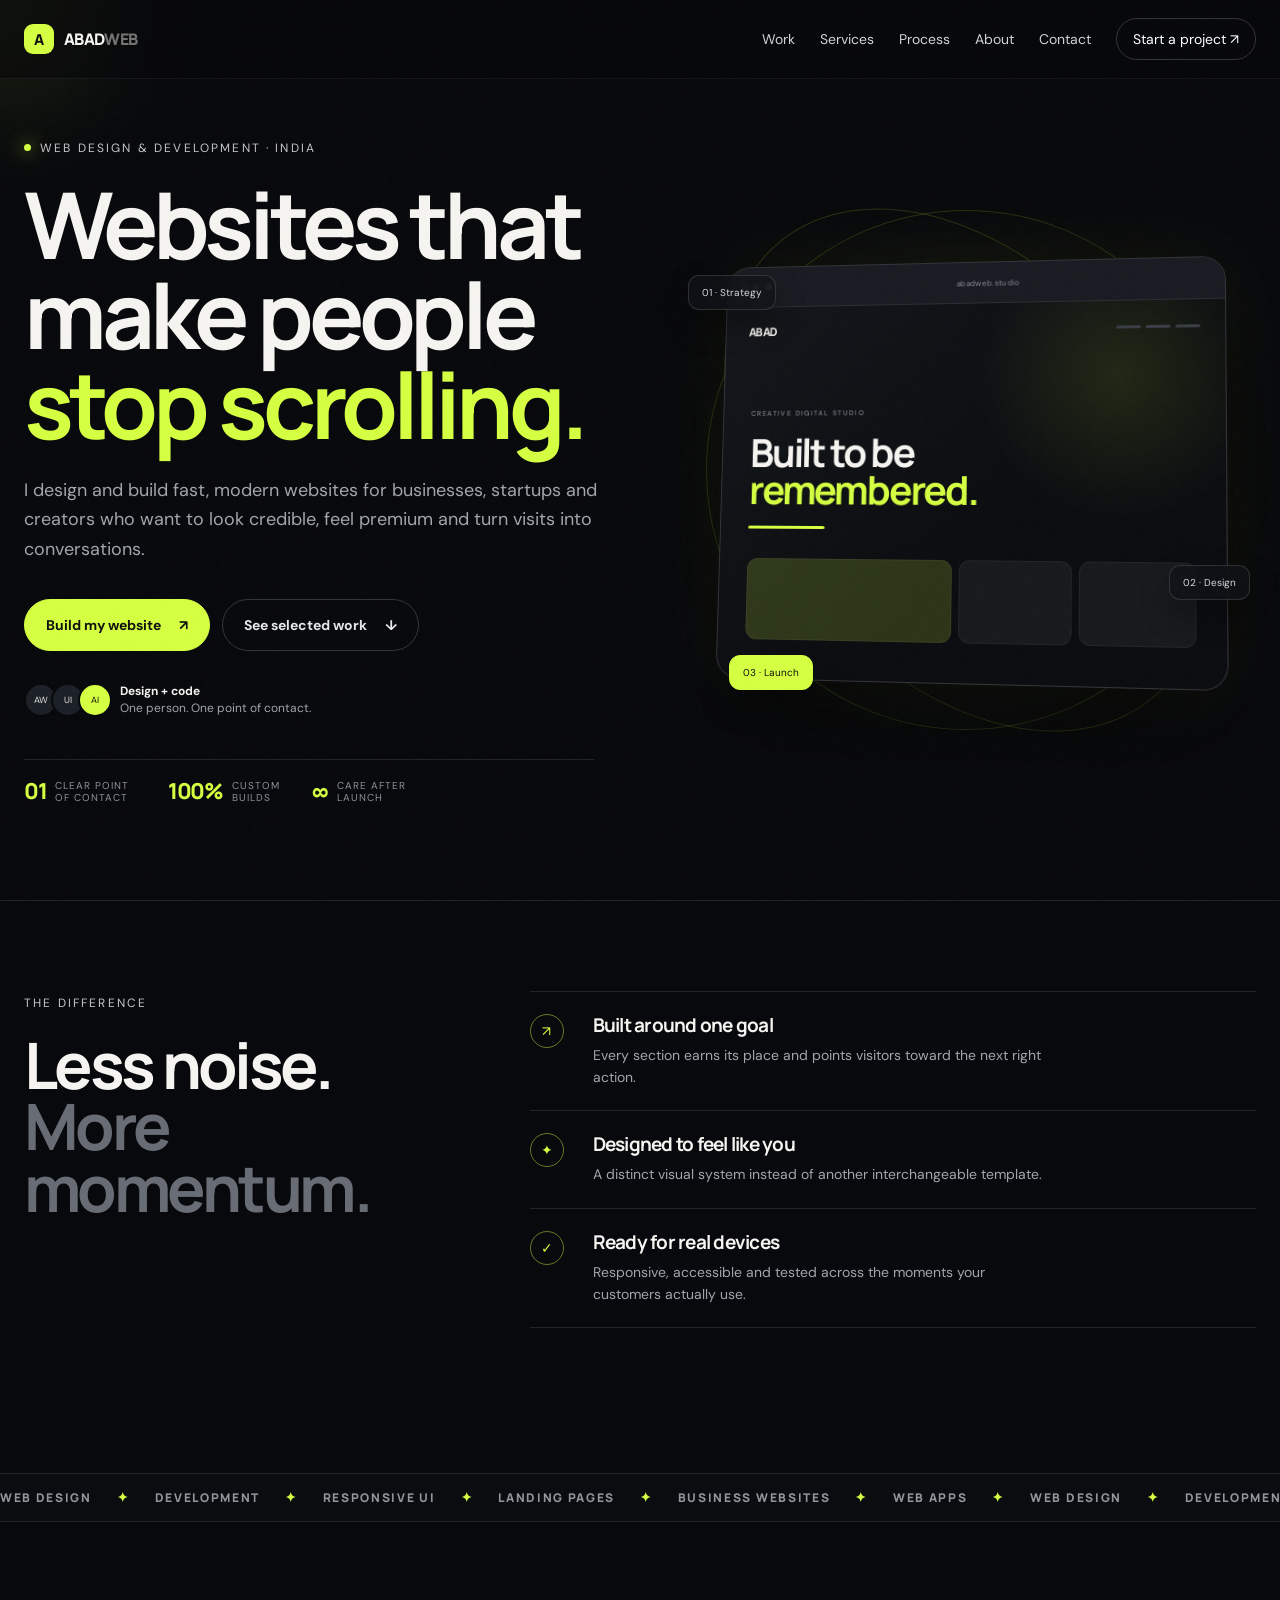
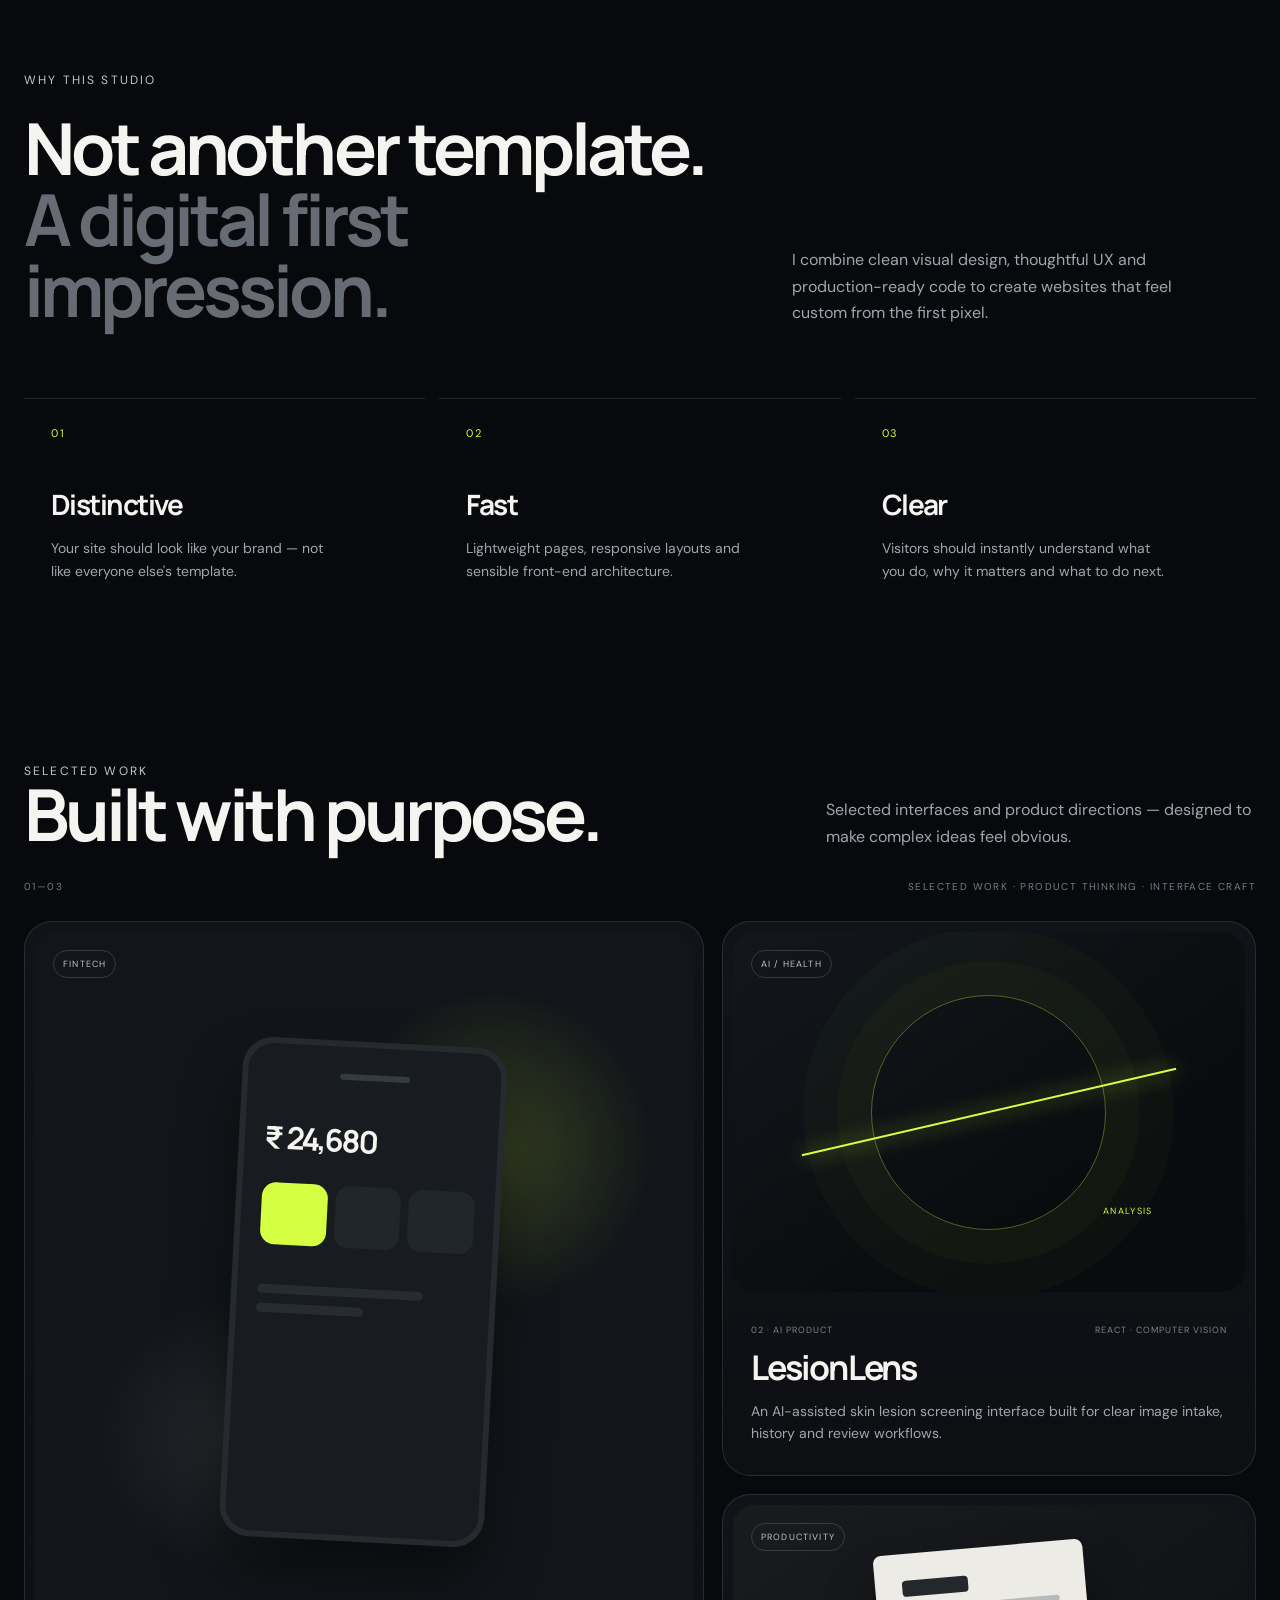
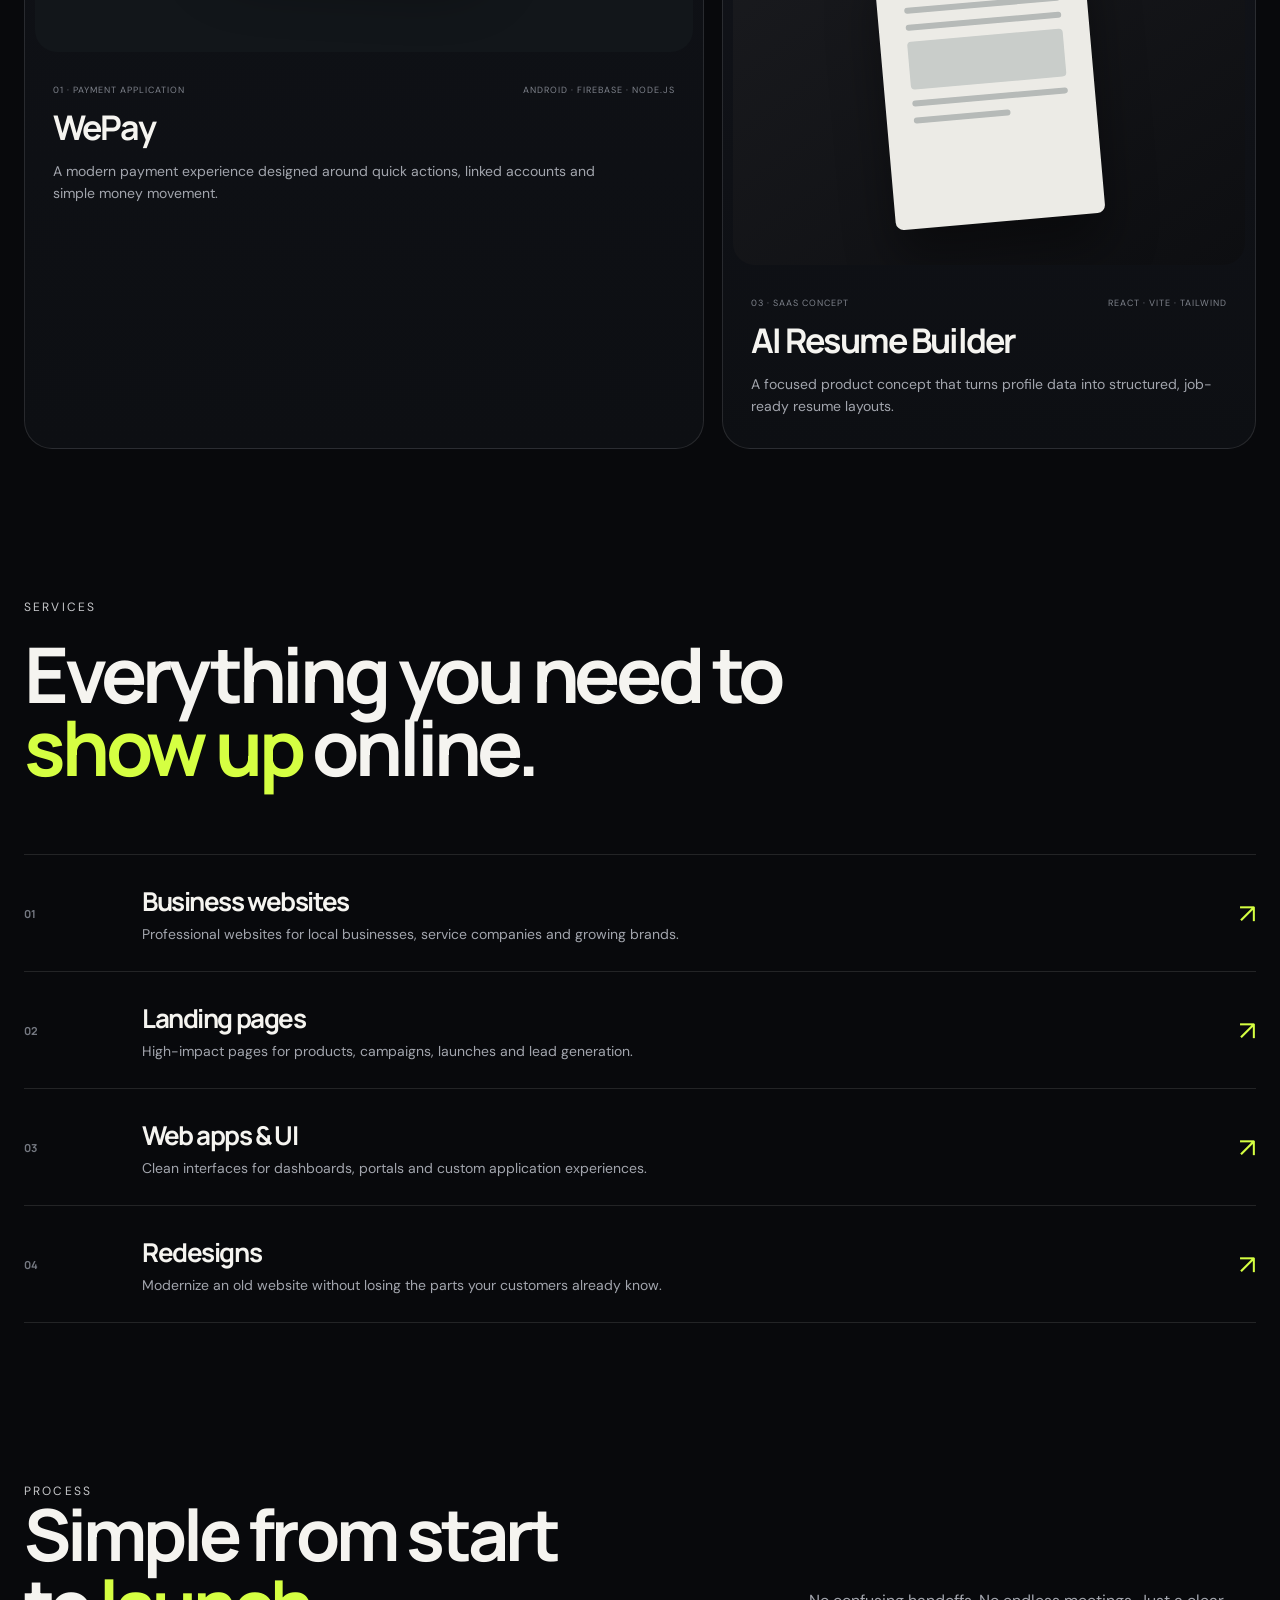
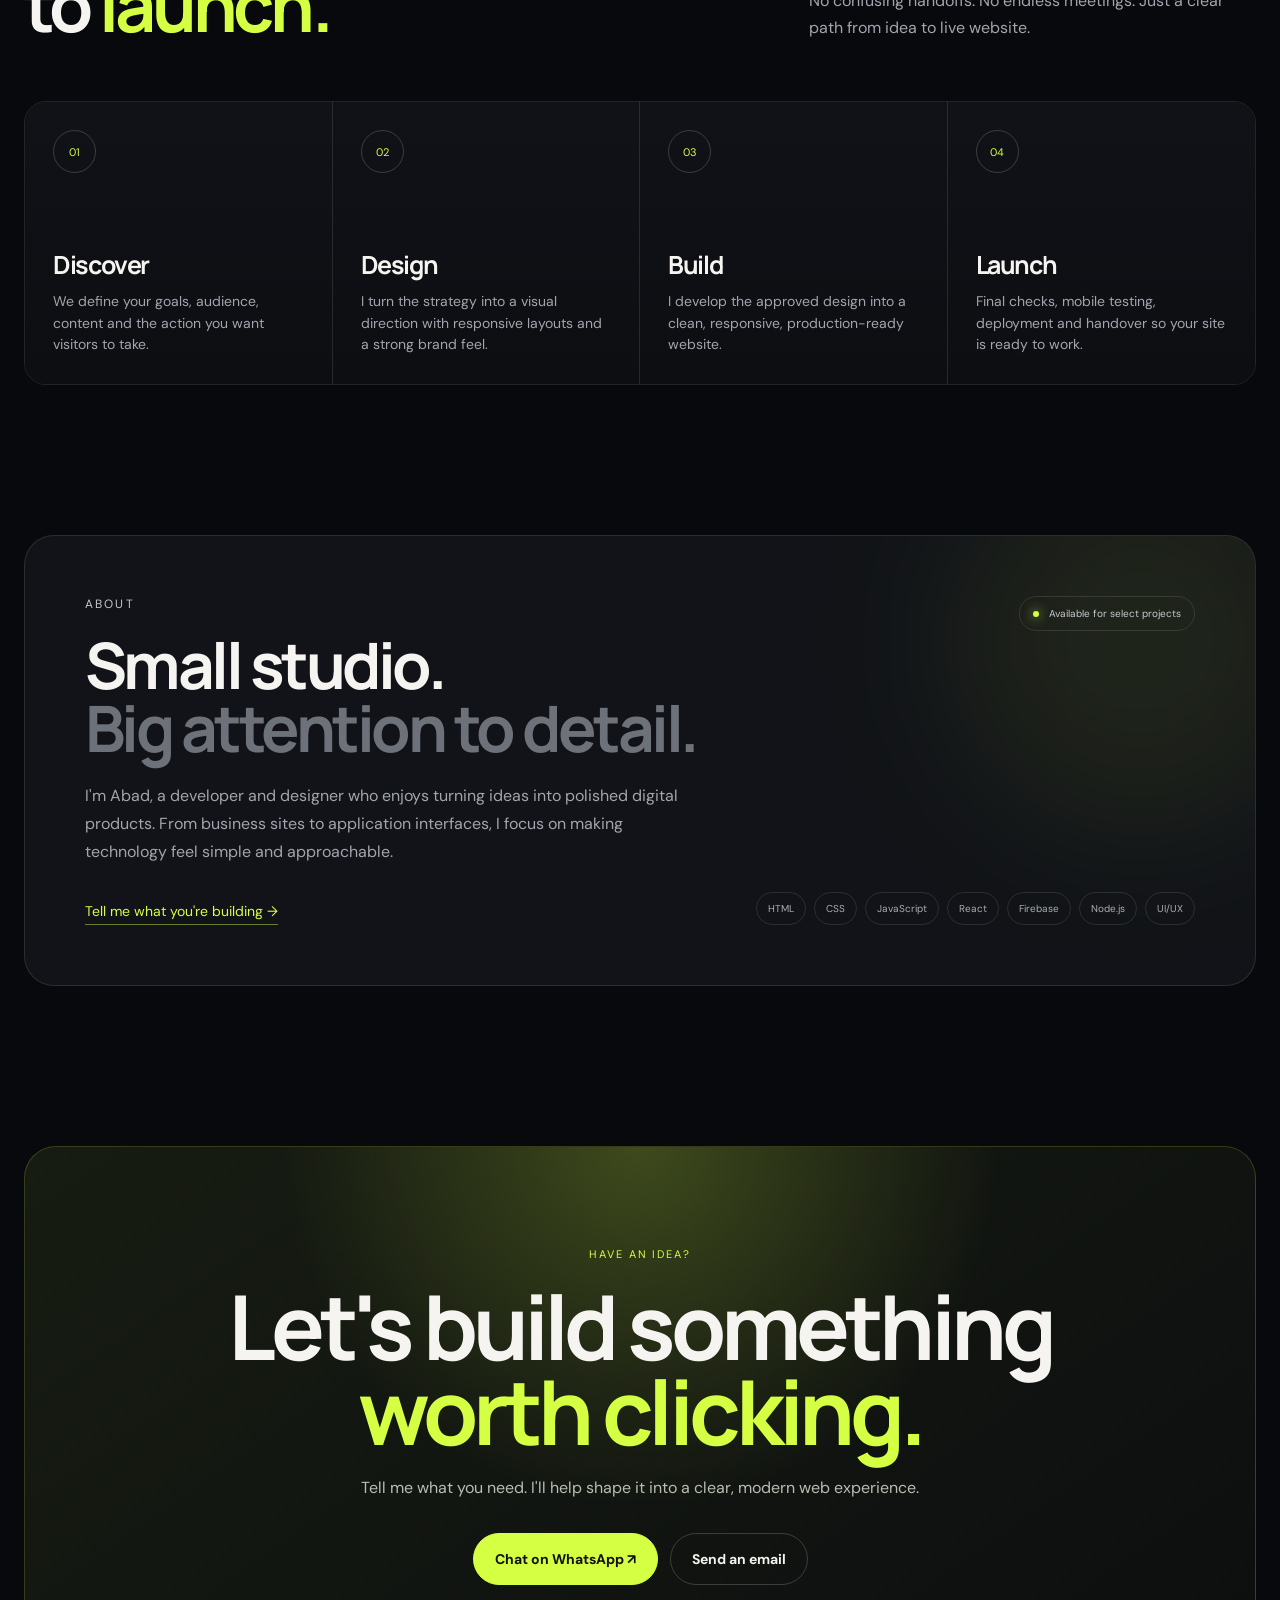
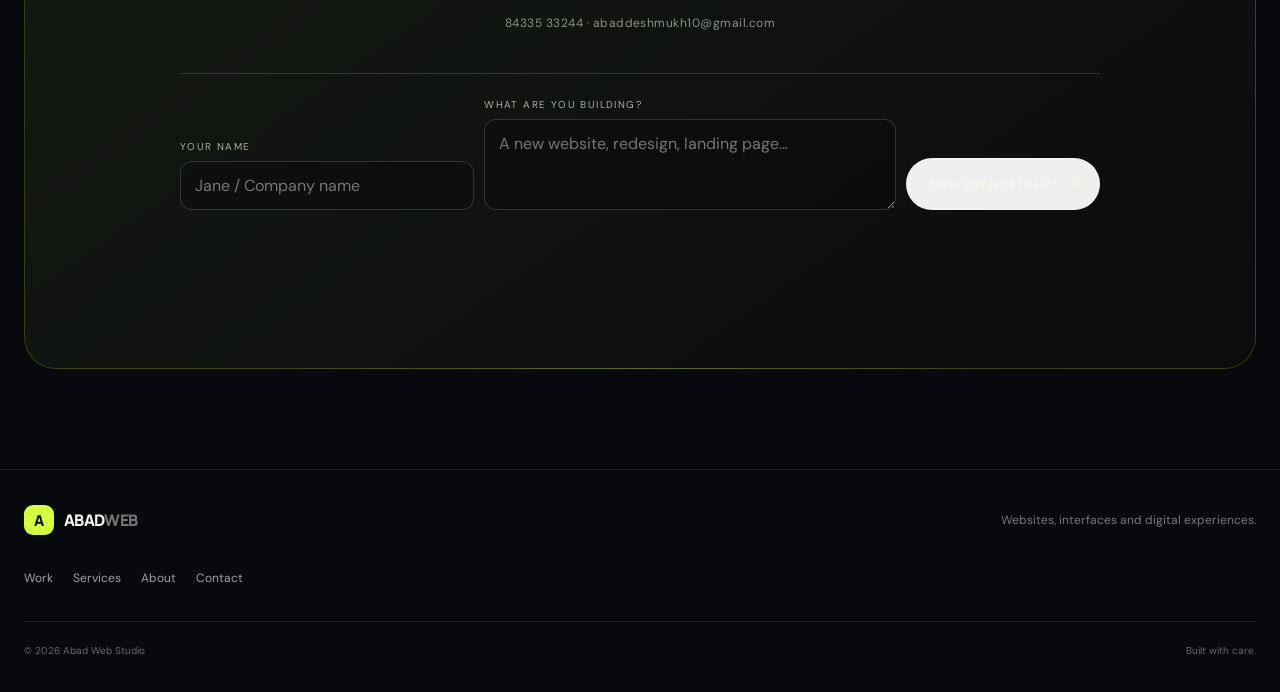
<file: index.html>
<!DOCTYPE html>
<html lang="en">
<head>
  <meta charset="UTF-8">
  <meta name="viewport" content="width=device-width, initial-scale=1.0">
  <meta name="description" content="Abad Web Studio — premium websites and digital experiences for ambitious businesses.">
  <meta name="theme-color" content="#08090c">
  <title>Abad Web Studio — Websites That Mean Business</title>
  <link rel="icon" href="favicon.svg" type="image/svg+xml">
  <link rel="preconnect" href="https://fonts.googleapis.com">
  <link rel="preconnect" href="https://fonts.gstatic.com" crossorigin>
  <link href="https://fonts.googleapis.com/css2?family=DM+Sans:wght@400;500;600;700&family=Manrope:wght@500;600;700;800&display=swap" rel="stylesheet">
  <link rel="stylesheet" href="style.css">
</head>
<body>
  <div class="scroll-progress" id="scrollProgress" aria-hidden="true"></div>
  <div class="cursor-glow" aria-hidden="true"></div>
  <div class="noise" aria-hidden="true"></div>

  <header class="site-header">
    <a class="brand" href="#top" aria-label="Abad Web Studio home">
      <span class="brand-mark">A</span>
      <span>ABAD<span>WEB</span></span>
    </a>

    <nav class="nav" id="nav">
      <a href="#work">Work</a>
      <a href="#services">Services</a>
      <a href="#process">Process</a>
      <a href="#about">About</a>
      <a href="#contact">Contact</a>
      <a class="nav-cta" href="https://wa.me/918433533244?text=Hi%20Abad%20Web%20Studio%2C%20I%20want%20a%20website." target="_blank" rel="noopener">Start a project ↗</a>
    </nav>

      <button class="menu-btn" id="menuBtn" aria-label="Open menu" aria-controls="nav" aria-expanded="false">
      <span></span><span></span>
    </button>
  </header>

  <main id="top">
    <section class="hero section-pad">
      <div class="hero-copy reveal">
        <div class="eyebrow"><span class="dot"></span> Web design & development · India</div>
        <h1>Websites that make people <em>stop scrolling.</em></h1>
        <p class="hero-text">
          I design and build fast, modern websites for businesses, startups and creators who want to look credible, feel premium and turn visits into conversations.
        </p>
        <div class="hero-actions">
          <a class="btn btn-primary" href="#contact">Build my website <span>↗</span></a>
          <a class="btn btn-ghost" href="#work">See selected work <span>↓</span></a>
        </div>
        <div class="mini-proof">
          <div class="avatars">
            <span>AW</span><span>UI</span><span>AI</span>
          </div>
          <p><strong>Design + code</strong><br>One person. One point of contact.</p>
        </div>
        <div class="hero-stats" aria-label="Studio highlights">
          <div><strong>01</strong><span>clear point<br>of contact</span></div>
          <div><strong>100%</strong><span>custom<br>builds</span></div>
          <div><strong>∞</strong><span>care after<br>launch</span></div>
        </div>
      </div>

      <div class="hero-visual reveal reveal-delay">
        <div class="orbit orbit-a"></div>
        <div class="orbit orbit-b"></div>
        <div class="glow"></div>
        <div class="glass-card website-card">
          <div class="browser-top">
            <span></span><span></span><span></span>
            <div class="browser-url">abadweb.studio</div>
          </div>
          <div class="mock-screen">
            <div class="mock-nav">
              <span class="mock-logo">ABAD</span>
              <div class="mock-links"><i></i><i></i><i></i></div>
            </div>
            <div class="mock-content">
              <small>CREATIVE DIGITAL STUDIO</small>
              <h3>Built to be<br><strong>remembered.</strong></h3>
              <div class="mock-line"></div>
              <div class="mock-grid">
                <span></span><span></span><span></span>
              </div>
            </div>
          </div>
        </div>
        <div class="float-tag tag-one">01 · Strategy</div>
        <div class="float-tag tag-two">02 · Design</div>
        <div class="float-tag tag-three">03 · Launch</div>
      </div>
    </section>

    <section class="proof-strip section-pad" aria-label="What you get">
      <div class="proof-intro reveal"><span class="section-kicker">The difference</span><h2>Less noise.<br><span>More momentum.</span></h2></div>
      <div class="proof-items">
        <article class="proof-item reveal"><span class="proof-icon">↗</span><div><strong>Built around one goal</strong><p>Every section earns its place and points visitors toward the next right action.</p></div></article>
        <article class="proof-item reveal reveal-delay"><span class="proof-icon">✦</span><div><strong>Designed to feel like you</strong><p>A distinct visual system instead of another interchangeable template.</p></div></article>
        <article class="proof-item reveal reveal-delay-2"><span class="proof-icon">✓</span><div><strong>Ready for real devices</strong><p>Responsive, accessible and tested across the moments your customers actually use.</p></div></article>
      </div>
    </section>

    <section class="ticker" aria-label="Capabilities">
      <div class="ticker-track">
        <span>WEB DESIGN</span><b>✦</b>
        <span>DEVELOPMENT</span><b>✦</b>
        <span>RESPONSIVE UI</span><b>✦</b>
        <span>LANDING PAGES</span><b>✦</b>
        <span>BUSINESS WEBSITES</span><b>✦</b>
        <span>WEB APPS</span><b>✦</b>
        <span>WEB DESIGN</span><b>✦</b>
        <span>DEVELOPMENT</span><b>✦</b>
        <span>RESPONSIVE UI</span><b>✦</b>
        <span>LANDING PAGES</span><b>✦</b>
      </div>
    </section>

    <section class="section-pad intro-section">
      <div class="section-kicker reveal">Why this studio</div>
      <div class="split-head reveal">
        <h2>Not another template.<br><span>A digital first impression.</span></h2>
        <p>I combine clean visual design, thoughtful UX and production-ready code to create websites that feel custom from the first pixel.</p>
      </div>
      <div class="principles">
        <article class="principle reveal">
          <div class="num">01</div>
          <h3>Distinctive</h3>
          <p>Your site should look like your brand — not like everyone else's template.</p>
        </article>
        <article class="principle reveal reveal-delay">
          <div class="num">02</div>
          <h3>Fast</h3>
          <p>Lightweight pages, responsive layouts and sensible front-end architecture.</p>
        </article>
        <article class="principle reveal reveal-delay-2">
          <div class="num">03</div>
          <h3>Clear</h3>
          <p>Visitors should instantly understand what you do, why it matters and what to do next.</p>
        </article>
      </div>
    </section>

    <section class="section-pad work-section" id="work">
      <div class="section-top reveal">
        <div>
          <div class="section-kicker">Selected work</div>
          <h2>Built with purpose.</h2>
        </div>
        <p>Selected interfaces and product directions — designed to make complex ideas feel obvious.</p>
      </div>
      <div class="work-note reveal"><span>01—03</span><span>Selected work · product thinking · interface craft</span></div>

      <div class="work-grid">
        <article class="project project-large reveal">
          <div class="project-art pay-art">
            <div class="art-chip">FINTECH</div>
            <div class="phone-ui">
              <div class="phone-top"></div>
              <div class="balance">₹ 24,680</div>
              <div class="pay-row"><span></span><span></span><span></span></div>
              <div class="pay-line"></div>
              <div class="pay-line short"></div>
            </div>
          </div>
          <div class="project-meta">
            <span>01 · Payment application</span>
            <span>Android · Firebase · Node.js</span>
          </div>
          <h3>WePay</h3>
          <p>A modern payment experience designed around quick actions, linked accounts and simple money movement.</p>
        </article>

        <article class="project reveal">
          <div class="project-art lens-art">
            <div class="art-chip">AI / HEALTH</div>
            <div class="lens-ring"></div>
            <div class="scan-line"></div>
            <span class="scan-label">ANALYSIS</span>
          </div>
          <div class="project-meta">
            <span>02 · AI product</span>
            <span>React · Computer vision</span>
          </div>
          <h3>LesionLens</h3>
          <p>An AI-assisted skin lesion screening interface built for clear image intake, history and review workflows.</p>
        </article>

        <article class="project reveal reveal-delay">
          <div class="project-art resume-art">
            <div class="art-chip">PRODUCTIVITY</div>
            <div class="resume-sheet">
              <span class="r-head"></span>
              <span class="r-line"></span>
              <span class="r-line"></span>
              <span class="r-block"></span>
              <span class="r-line"></span>
              <span class="r-line short"></span>
            </div>
          </div>
          <div class="project-meta">
            <span>03 · SaaS concept</span>
            <span>React · Vite · Tailwind</span>
          </div>
          <h3>AI Resume Builder</h3>
          <p>A focused product concept that turns profile data into structured, job-ready resume layouts.</p>
        </article>
      </div>
    </section>

    <section class="section-pad services-section" id="services">
      <div class="section-kicker reveal">Services</div>
      <div class="service-intro reveal">
        <h2>Everything you need to <em>show up</em> online.</h2>
      </div>

      <div class="service-list">
        <article class="service reveal">
          <span class="service-num">01</span>
          <div>
            <h3>Business websites</h3>
            <p>Professional websites for local businesses, service companies and growing brands.</p>
          </div>
          <span class="service-arrow">↗</span>
        </article>
        <article class="service reveal">
          <span class="service-num">02</span>
          <div>
            <h3>Landing pages</h3>
            <p>High-impact pages for products, campaigns, launches and lead generation.</p>
          </div>
          <span class="service-arrow">↗</span>
        </article>
        <article class="service reveal">
          <span class="service-num">03</span>
          <div>
            <h3>Web apps & UI</h3>
            <p>Clean interfaces for dashboards, portals and custom application experiences.</p>
          </div>
          <span class="service-arrow">↗</span>
        </article>
        <article class="service reveal">
          <span class="service-num">04</span>
          <div>
            <h3>Redesigns</h3>
            <p>Modernize an old website without losing the parts your customers already know.</p>
          </div>
          <span class="service-arrow">↗</span>
        </article>
      </div>
    </section>

    <section class="section-pad process-section" id="process">
      <div class="process-head reveal">
        <div>
          <div class="section-kicker">Process</div>
          <h2>Simple from start<br>to <span>launch.</span></h2>
        </div>
        <p>No confusing handoffs. No endless meetings. Just a clear path from idea to live website.</p>
      </div>

      <div class="process-grid">
        <article class="process-card reveal">
          <div class="process-icon">01</div>
          <h3>Discover</h3>
          <p>We define your goals, audience, content and the action you want visitors to take.</p>
        </article>
        <article class="process-card reveal reveal-delay">
          <div class="process-icon">02</div>
          <h3>Design</h3>
          <p>I turn the strategy into a visual direction with responsive layouts and a strong brand feel.</p>
        </article>
        <article class="process-card reveal reveal-delay-2">
          <div class="process-icon">03</div>
          <h3>Build</h3>
          <p>I develop the approved design into a clean, responsive, production-ready website.</p>
        </article>
        <article class="process-card reveal reveal-delay-3">
          <div class="process-icon">04</div>
          <h3>Launch</h3>
          <p>Final checks, mobile testing, deployment and handover so your site is ready to work.</p>
        </article>
      </div>
    </section>

    <section class="section-pad about-section" id="about">
      <div class="about-card reveal">
        <div class="about-copy">
          <div class="section-kicker">About</div>
          <h2>Small studio.<br><span>Big attention to detail.</span></h2>
          <p>
            I'm Abad, a developer and designer who enjoys turning ideas into polished digital products. From business sites to application interfaces, I focus on making technology feel simple and approachable.
          </p>
          <a class="text-link" href="#contact">Tell me what you're building →</a>
        </div>
        <div class="about-side">
          <div class="availability"><span></span> Available for select projects</div>
          <div class="stack">
            <span>HTML</span><span>CSS</span><span>JavaScript</span><span>React</span><span>Firebase</span><span>Node.js</span><span>UI/UX</span>
          </div>
        </div>
      </div>
    </section>

    <section class="cta-wrap section-pad" id="contact">
      <div class="cta reveal">
        <div class="cta-kicker">Have an idea?</div>
        <h2>Let's build something<br><em>worth clicking.</em></h2>
        <p>Tell me what you need. I'll help shape it into a clear, modern web experience.</p>
        <div class="cta-actions">
          <a class="btn btn-light" href="https://wa.me/918433533244?text=Hi%20Abad%20Web%20Studio%2C%20I%20want%20to%20discuss%20a%20website." target="_blank" rel="noopener">Chat on WhatsApp ↗</a>
          <a class="btn btn-outline-light" href="mailto:abaddeshmukh10@gmail.com">Send an email</a>
        </div>
        <div class="contact-detail">84335 33244 · abaddeshmukh10@gmail.com</div>
        <form class="project-form" id="projectForm">
          <label>
            <span>Your name</span>
            <input required name="name" autocomplete="name" placeholder="Jane / Company name">
          </label>
          <label>
            <span>What are you building?</span>
            <textarea required name="message" rows="3" placeholder="A new website, redesign, landing page…"></textarea>
          </label>
          <button class="btn btn-outline-light" type="submit">Send project brief <span>↗</span></button>
          <p class="form-note" id="formNote" role="status"></p>
        </form>
      </div>
    </section>
  </main>

  <a class="mobile-sticky-cta" href="#contact">Start a project <span>↗</span></a>

  <footer class="footer section-pad">
    <div class="footer-brand">
      <a class="brand" href="#top">
        <span class="brand-mark">A</span>
        <span>ABAD<span>WEB</span></span>
      </a>
      <p>Websites, interfaces and digital experiences.</p>
    </div>
    <div class="footer-links">
      <a href="#work">Work</a>
      <a href="#services">Services</a>
      <a href="#about">About</a>
      <a href="#contact">Contact</a>
    </div>
    <div class="footer-bottom">
      <span>© <span id="year"></span> Abad Web Studio</span>
      <span>Built with care.</span>
    </div>
  </footer>

  <script src="script.js"></script>
</body>
</html>
</file>
<file: style.css>
:root {
  --bg: #08090c;
  --bg-soft: #0d0f13;
  --panel: #111318;
  --panel-2: #151820;
  --text: #f5f4f0;
  --muted: #a2a5ad;
  --line: rgba(255,255,255,.11);
  --line-strong: rgba(255,255,255,.18);
  --lime: #d5ff42;
  --lime-soft: rgba(213,255,66,.12);
  --max: 1240px;
  --radius: 28px;
}

* { box-sizing: border-box; }
html { scroll-behavior: smooth; }
body {
  margin: 0;
  background: var(--bg);
  color: var(--text);
  font-family: "DM Sans", sans-serif;
  overflow-x: hidden;
}
a { color: inherit; text-decoration: none; }
button { font: inherit; }

.noise {
  position: fixed; inset: 0; z-index: 20; pointer-events: none; opacity: .045;
  background-image: url("data:image/svg+xml,%3Csvg viewBox='0 0 180 180' xmlns='http://www.w3.org/2000/svg'%3E%3Cfilter id='n'%3E%3CfeTurbulence type='fractalNoise' baseFrequency='.92' numOctaves='3' stitchTiles='stitch'/%3E%3C/filter%3E%3Crect width='100%25' height='100%25' filter='url(%23n)' opacity='.35'/%3E%3C/svg%3E");
}
.scroll-progress { position: fixed; z-index: 100; top: 0; left: 0; width: 0; height: 3px; background: var(--lime); box-shadow: 0 0 18px rgba(213,255,66,.7); pointer-events: none; }
.cursor-glow {
  width: 220px; height: 220px; position: fixed; border-radius: 50%;
  background: rgba(213,255,66,.09); filter: blur(55px); pointer-events: none; z-index: 0;
  transform: translate(-50%, -50%);
}
.section-pad { padding-left: max(24px, calc((100vw - var(--max)) / 2)); padding-right: max(24px, calc((100vw - var(--max)) / 2)); }
.site-header {
  position: fixed; z-index: 50; top: 0; left: 0; right: 0;
  display: flex; justify-content: space-between; align-items: center;
  padding: 18px max(24px, calc((100vw - 1240px)/2));
  background: rgba(8,9,12,.55); backdrop-filter: blur(20px);
  border-bottom: 1px solid rgba(255,255,255,.06);
}
.brand { display: inline-flex; align-items: center; gap: 10px; font: 800 16px/1 "Manrope", sans-serif; letter-spacing: -.04em; }
.brand > span:last-child > span { opacity: .45; }
.brand-mark {
  width: 30px; height: 30px; display: grid; place-items: center; border-radius: 9px;
  background: var(--lime); color: #111; font: 800 15px/1 "Manrope", sans-serif;
}
.nav { display: flex; align-items: center; gap: 25px; font-size: 14px; color: #d1d3d7; }
.nav a { transition: color .25s ease; }
.nav a:hover { color: var(--lime); }
.nav-cta { padding: 11px 16px; border: 1px solid var(--line-strong); border-radius: 999px; color: #fff !important; }
.nav-cta:hover { background: var(--lime); color: #111 !important; border-color: var(--lime); }
.menu-btn { display: none; background: none; border: 0; color: white; }

.hero {
  min-height: 100vh; display: grid; grid-template-columns: 1.02fr .98fr;
  align-items: center; gap: 50px; padding-top: 120px; padding-bottom: 80px; position: relative;
}
.eyebrow, .section-kicker {
  font-size: 12px; text-transform: uppercase; letter-spacing: .18em; color: #c6c7ca;
}
.eyebrow { display: inline-flex; align-items: center; gap: 9px; margin-bottom: 23px; }
.dot { width: 7px; height: 7px; border-radius: 50%; background: var(--lime); box-shadow: 0 0 18px var(--lime); }
.hero h1, h2, h3 { font-family: "Manrope", sans-serif; letter-spacing: -.055em; }
.hero h1 { font-size: clamp(52px, 7.2vw, 96px); line-height: .98; max-width: 760px; margin: 0 0 26px; }
.hero h1 em { font-style: normal; color: var(--lime); }
.hero-text { max-width: 610px; font-size: 18px; line-height: 1.65; color: var(--muted); margin: 0 0 34px; }
.hero-actions, .cta-actions { display: flex; flex-wrap: wrap; gap: 12px; }
.btn {
  display: inline-flex; align-items: center; justify-content: center; gap: 18px;
  min-height: 52px; padding: 0 21px; border-radius: 999px; border: 1px solid var(--line-strong);
  font-weight: 700; font-size: 14px; transition: transform .25s ease, background .25s ease, color .25s ease, border-color .25s ease;
}
.btn:hover { transform: translateY(-2px); }
.btn-primary { background: var(--lime); color: #10120d; border-color: var(--lime); }
.btn-ghost { color: #e6e7e9; }
.btn-ghost:hover { border-color: #6e727a; }
.mini-proof { margin-top: 32px; display: flex; align-items: center; gap: 15px; }
.avatars { display: flex; }
.avatars span {
  width: 34px; height: 34px; display: grid; place-items: center; border-radius: 50%;
  border: 2px solid var(--bg); margin-right: -7px; background: #1c2027; font-size: 9px; color: #ddd;
}
.avatars span:last-child { background: var(--lime); color: #15180e; }
.mini-proof p { margin: 0; font-size: 12px; line-height: 1.4; color: var(--muted); }
.mini-proof strong { color: #f2f2ef; }
.hero-stats { display: flex; flex-wrap: wrap; gap: 24px; margin-top: 42px; padding-top: 20px; border-top: 1px solid var(--line); max-width: 570px; }
.hero-stats div { display: flex; align-items: flex-start; gap: 9px; min-width: 120px; }
.hero-stats strong { font: 800 22px/1 "Manrope", sans-serif; color: var(--lime); letter-spacing: -.06em; }
.hero-stats span { color: #8e929b; font-size: 10px; line-height: 1.25; text-transform: uppercase; letter-spacing: .1em; }

.hero-visual { position: relative; min-height: 600px; display: grid; place-items: center; }
.glow { position: absolute; width: 280px; height: 280px; background: rgba(213,255,66,.13); filter: blur(90px); border-radius: 50%; }
.orbit { position: absolute; border: 1px solid rgba(213,255,66,.16); border-radius: 50%; }
.orbit-a { width: 520px; height: 520px; transform: rotate(22deg); }
.orbit-b { width: 400px; height: 590px; transform: rotate(-39deg); }
.website-card {
  width: min(88%, 525px); border-radius: 24px; overflow: hidden; position: relative; z-index: 2;
  border: 1px solid rgba(255,255,255,.15); background: #101217;
  box-shadow: 0 40px 100px rgba(0,0,0,.45), 0 0 80px rgba(213,255,66,.06);
  transform: perspective(1200px) rotateY(-8deg) rotateX(5deg);
}
.browser-top { height: 42px; display: flex; align-items: center; gap: 6px; padding: 0 14px; background: #191c22; border-bottom: 1px solid rgba(255,255,255,.08); }
.browser-top > span { width: 7px; height: 7px; border-radius: 50%; background: #6f737a; }
.browser-url { margin: 0 auto; font-size: 8px; color: #858992; letter-spacing: .04em; }
.mock-screen { min-height: 380px; padding: 20px 24px 24px; background: radial-gradient(circle at 80% 20%, rgba(213,255,66,.11), transparent 28%), linear-gradient(135deg,#14171b,#0b0d10 58%); }
.mock-nav { display: flex; justify-content: space-between; align-items: center; }
.mock-logo { font: 800 12px/1 "Manrope"; letter-spacing: -.05em; }
.mock-links { display: flex; gap: 5px; }
.mock-links i { display: block; width: 24px; height: 3px; border-radius: 4px; background: #393e46; }
.mock-content { padding: 65px 5px 0; }
.mock-content small { font-size: 7px; letter-spacing: .2em; color: #999da6; }
.mock-content h3 { margin: 14px 0 18px; font-size: 40px; line-height: .95; }
.mock-content h3 strong { color: var(--lime); }
.mock-line { width: 80px; height: 3px; background: var(--lime); border-radius: 4px; margin-bottom: 30px; }
.mock-grid { display: grid; grid-template-columns: 1.5fr .8fr .8fr; gap: 7px; }
.mock-grid span { height: 82px; border-radius: 11px; background: rgba(255,255,255,.055); border: 1px solid rgba(255,255,255,.05); }
.mock-grid span:first-child { background: rgba(213,255,66,.17); }
.float-tag { position: absolute; z-index: 3; padding: 10px 13px; border: 1px solid rgba(255,255,255,.13); background: rgba(16,18,23,.75); backdrop-filter: blur(12px); border-radius: 11px; font-size: 10px; color: #d8d9dd; box-shadow: 0 15px 30px rgba(0,0,0,.3); animation: bob 4.8s ease-in-out infinite; }
.tag-one { top: 105px; left: 2%; }
.tag-two { right: 1%; bottom: 170px; animation-delay: -1.6s; }
.tag-three { left: 9%; bottom: 80px; animation-delay: -3s; background: var(--lime); border-color: var(--lime); color: #111; }
@keyframes bob { 50% { transform: translateY(-10px); } }

.ticker { overflow: hidden; border-top: 1px solid var(--line); border-bottom: 1px solid var(--line); padding: 17px 0; background: #0b0c0f; }
.ticker-track { display: flex; width: max-content; gap: 25px; align-items: center; animation: ticker 24s linear infinite; white-space: nowrap; font: 800 12px/1 "Manrope"; letter-spacing: .14em; color: #91959d; }
.ticker-track b { color: var(--lime); font-size: 13px; }
@keyframes ticker { to { transform: translateX(-40%); } }

.intro-section { padding-top: 150px; padding-bottom: 140px; }
.split-head { display: grid; grid-template-columns: 1.1fr .7fr; align-items: end; gap: 40px; margin-top: 25px; }
.split-head h2, .section-top h2, .process-head h2 { font-size: clamp(42px, 5.6vw, 72px); line-height: .99; margin: 0; }
.split-head h2 span { color: #676b74; }
.split-head p, .section-top > p, .process-head > p { max-width: 430px; color: var(--muted); line-height: 1.65; margin: 0; font-size: 16px; }
.principles { margin-top: 72px; display: grid; grid-template-columns: repeat(3,1fr); gap: 14px; }
.principle { padding: 27px; border-top: 1px solid var(--line); }
.num { color: var(--lime); font-size: 11px; letter-spacing: .15em; margin-bottom: 45px; }
.principle h3 { font-size: 28px; margin: 0 0 10px; }
.principle p { color: var(--muted); line-height: 1.6; font-size: 14px; max-width: 290px; }
.proof-strip { padding-top: 90px; padding-bottom: 145px; display: grid; grid-template-columns: .75fr 1.25fr; gap: 70px; border-top: 1px solid var(--line); }
.proof-intro h2 { margin: 22px 0 0; font-size: clamp(45px, 5vw, 70px); line-height: .96; }
.proof-intro h2 span { color: #686d75; }
.proof-items { display: grid; gap: 0; }
.proof-item { display: grid; grid-template-columns: 45px 1fr; gap: 18px; padding: 22px 0; border-top: 1px solid var(--line); }
.proof-item:last-child { border-bottom: 1px solid var(--line); }
.proof-icon { width: 34px; height: 34px; display: grid; place-items: center; border: 1px solid rgba(213,255,66,.45); color: var(--lime); border-radius: 50%; font-size: 14px; }
.proof-item strong { font: 700 19px/1.2 "Manrope", sans-serif; letter-spacing: -.04em; }
.proof-item p { margin: 8px 0 0; color: var(--muted); line-height: 1.55; font-size: 14px; max-width: 460px; }

.work-section { padding-bottom: 150px; }
.section-top { display: flex; justify-content: space-between; align-items: end; gap: 30px; margin-bottom: 55px; }
.work-note { display: flex; justify-content: space-between; gap: 20px; color: #777c85; font-size: 10px; text-transform: uppercase; letter-spacing: .14em; margin: -25px 0 28px; }
.work-grid { display: grid; grid-template-columns: 1.12fr .88fr; gap: 18px; }
.project { min-height: 500px; padding: 0 0 30px; border: 1px solid var(--line); border-radius: var(--radius); overflow: hidden; background: linear-gradient(180deg,#111319,#0d0f13); transition: transform .3s ease, border-color .3s ease; }
.project:hover { transform: translateY(-7px); border-color: rgba(213,255,66,.25); }
.project-large { grid-row: span 2; min-height: 1030px; }
.project-art { margin: 10px; border-radius: 22px; min-height: 360px; position: relative; overflow: hidden; display: flex; align-items: center; justify-content: center; }
.project-large .project-art { min-height: 720px; }
.pay-art { background: radial-gradient(circle at 70% 30%, rgba(213,255,66,.18), transparent 23%), radial-gradient(circle at 30% 70%, rgba(255,255,255,.08), transparent 20%), #12161a; }
.lens-art { background: linear-gradient(145deg,#13171c,#090c0e 70%); }
.resume-art { background: linear-gradient(145deg,#1a1b1f,#0d0e11); }
.art-chip { position: absolute; top: 18px; left: 18px; padding: 7px 9px; border: 1px solid rgba(255,255,255,.15); border-radius: 999px; color: #bfc3c9; font-size: 9px; letter-spacing: .13em; }
.phone-ui { width: 265px; min-height: 500px; border-radius: 31px; padding: 27px 20px; background: #181c20; border: 6px solid #252a2f; box-shadow: 0 35px 60px rgba(0,0,0,.45); transform: rotate(3deg); }
.phone-top { width: 70px; height: 6px; border-radius: 9px; background: #343a42; margin: 0 auto 45px; }
.balance { font: 700 31px/1 "Manrope"; letter-spacing: -.06em; margin-bottom: 30px; }
.pay-row { display: grid; grid-template-columns: repeat(3, 1fr); gap: 8px; }
.pay-row span { display: block; height: 62px; border-radius: 14px; background: #20262a; }
.pay-row span:first-child { background: var(--lime); }
.pay-line { height: 9px; width: 78%; background: #262c31; border-radius: 9px; margin-top: 40px; }
.pay-line.short { width: 50%; margin-top: 10px; }
.lens-ring { width: 235px; height: 235px; border-radius: 50%; border: 1px solid rgba(213,255,66,.35); box-shadow: 0 0 0 34px rgba(213,255,66,.025), 0 0 0 68px rgba(213,255,66,.02); }
.scan-line { position: absolute; width: 75%; height: 2px; background: var(--lime); box-shadow: 0 0 20px var(--lime); transform: rotate(-13deg); animation: scan 3s ease-in-out infinite; }
.scan-label { position: absolute; bottom: 21%; right: 18%; font-size: 9px; letter-spacing: .15em; color: var(--lime); }
@keyframes scan { 0%,100% { transform: translateY(-65px) rotate(-13deg); opacity: .35; } 50% { transform: translateY(65px) rotate(-13deg); opacity: 1; } }
.resume-sheet { width: 210px; height: 275px; background: #ecebe6; padding: 27px; border-radius: 8px; display: flex; flex-direction: column; gap: 11px; transform: rotate(-5deg); box-shadow: 0 32px 50px rgba(0,0,0,.4); }
.resume-sheet span { display: block; background: #b6bab8; height: 6px; border-radius: 4px; }
.resume-sheet .r-head { height: 16px; width: 42%; background: #24282c; }
.resume-sheet .r-block { height: 48px; background: #c9cdca; }
.resume-sheet .short { width: 62%; }
.project-meta { display: flex; justify-content: space-between; gap: 20px; padding: 22px 28px 8px; color: #7f838c; text-transform: uppercase; letter-spacing: .11em; font-size: 9px; }
.project h3 { margin: 0 28px 10px; font-size: 34px; }
.project p { margin: 0 28px; color: var(--muted); max-width: 560px; line-height: 1.6; font-size: 14px; }

.services-section { padding-bottom: 160px; }
.service-intro { margin-top: 22px; margin-bottom: 70px; }
.service-intro h2 { font-size: clamp(48px, 6vw, 82px); line-height: .96; max-width: 900px; margin: 0; }
.service-intro em { color: var(--lime); font-style: normal; }
.service { display: grid; grid-template-columns: 90px 1fr auto; align-items: center; gap: 28px; padding: 28px 0; border-top: 1px solid var(--line); transition: padding .25s ease; }
.service:last-child { border-bottom: 1px solid var(--line); }
.service:hover { padding-left: 13px; padding-right: 13px; }
.service-num { color: #757982; font: 700 11px/1 "Manrope"; }
.service h3 { margin: 0 0 6px; font-size: 26px; }
.service p { margin: 0; color: var(--muted); font-size: 14px; }
.service-arrow { font-size: 27px; color: var(--lime); }

.process-section { padding-bottom: 150px; }
.process-head { display: grid; grid-template-columns: 1fr .6fr; gap: 40px; align-items: end; margin-bottom: 60px; }
.process-head h2 span { color: var(--lime); }
.process-grid { display: grid; grid-template-columns: repeat(4,1fr); border: 1px solid var(--line); border-radius: 22px; overflow: hidden; }
.process-card { min-height: 270px; padding: 28px; border-right: 1px solid var(--line); background: linear-gradient(180deg,#101217,#0c0e12); }
.process-card:last-child { border-right: 0; }
.process-icon { width: 43px; height: 43px; border: 1px solid var(--line-strong); border-radius: 50%; display: grid; place-items: center; color: var(--lime); font-size: 11px; margin-bottom: 74px; }
.process-card h3 { font-size: 25px; margin: 0 0 9px; }
.process-card p { color: var(--muted); font-size: 14px; line-height: 1.55; margin: 0; }

.about-section { padding-bottom: 160px; }
.about-card { display: grid; grid-template-columns: 1.15fr .85fr; gap: 30px; background: #111318; border: 1px solid var(--line); border-radius: 30px; padding: 60px; overflow: hidden; position: relative; }
.about-card:before { content: ""; position: absolute; width: 370px; height: 370px; right: -70px; top: -80px; background: rgba(213,255,66,.08); filter: blur(80px); border-radius: 50%; }
.about-copy { position: relative; z-index: 1; }
.about-copy h2 { margin: 22px 0; font-size: clamp(46px, 5vw, 72px); line-height: .98; }
.about-copy h2 span { color: #6d7179; }
.about-copy p { color: var(--muted); line-height: 1.75; max-width: 650px; }
.text-link { display: inline-block; margin-top: 20px; border-bottom: 1px solid rgba(213,255,66,.45); padding-bottom: 4px; color: var(--lime); font-size: 14px; }
.about-side { position: relative; z-index: 1; display: flex; flex-direction: column; justify-content: space-between; }
.availability { align-self: flex-end; border: 1px solid var(--line); padding: 10px 13px; border-radius: 999px; font-size: 10px; color: #c7c9cd; }
.availability span { display: inline-block; width: 6px; height: 6px; background: var(--lime); border-radius: 50%; margin-right: 7px; box-shadow: 0 0 12px var(--lime); }
.stack { display: flex; flex-wrap: wrap; gap: 8px; justify-content: flex-end; margin-top: 60px; }
.stack span { padding: 9px 11px; border: 1px solid var(--line); border-radius: 999px; font-size: 10px; color: #a9acb3; }

.cta-wrap { padding-bottom: 100px; }
.cta {
  text-align: center; padding: 100px 30px; border-radius: 32px; overflow: hidden; position: relative;
  background: radial-gradient(circle at 50% 0%, rgba(213,255,66,.22), transparent 35%), linear-gradient(145deg,#171c12,#0f1210 60%,#0a0c0b);
  border: 1px solid rgba(213,255,66,.19);
}
.cta-kicker { color: var(--lime); text-transform: uppercase; letter-spacing: .18em; font-size: 11px; }
.cta h2 { font-size: clamp(52px, 7vw, 90px); line-height: .95; margin: 22px 0 22px; }
.cta h2 em { color: var(--lime); font-style: normal; }
.cta p { color: #b8beb1; max-width: 600px; margin: 0 auto 32px; line-height: 1.65; }
.cta-actions { justify-content: center; }
.btn-light { background: var(--lime); border-color: var(--lime); color: #10120d; }
.btn-outline-light { color: #f3f3eb; }
.contact-detail { margin-top: 30px; color: #8c9286; font-size: 12px; letter-spacing: .04em; }
.project-form { display: grid; grid-template-columns: 1fr 1.4fr auto; gap: 10px; align-items: end; max-width: 920px; margin: 42px auto 0; padding-top: 24px; border-top: 1px solid rgba(213,255,66,.16); text-align: left; }
.project-form label { display: grid; gap: 8px; }
.project-form label span { color: #aab19f; font-size: 10px; text-transform: uppercase; letter-spacing: .14em; }
.project-form input, .project-form textarea { width: 100%; border: 1px solid rgba(255,255,255,.16); border-radius: 12px; background: rgba(0,0,0,.22); color: var(--text); padding: 13px 14px; font: inherit; outline: none; resize: vertical; }
.project-form input:focus, .project-form textarea:focus { border-color: var(--lime); box-shadow: 0 0 0 3px rgba(213,255,66,.1); }
.form-note { grid-column: 1 / -1; margin: 0; min-height: 16px; color: var(--lime); font-size: 12px; }

.footer { padding-top: 35px; padding-bottom: 35px; border-top: 1px solid var(--line); }
.footer-brand { display: flex; justify-content: space-between; gap: 30px; align-items: center; }
.footer-brand p { margin: 0; font-size: 12px; color: #757982; }
.footer-links { display: flex; flex-wrap: wrap; gap: 20px; margin: 35px 0; color: #9da0a8; font-size: 12px; }
.footer-links a:hover { color: var(--lime); }
.footer-bottom { display: flex; justify-content: space-between; gap: 20px; color: #656970; font-size: 10px; padding-top: 22px; border-top: 1px solid var(--line); }
.mobile-sticky-cta { display: none; }

.reveal { opacity: 0; transform: translateY(24px); transition: opacity .75s ease, transform .75s ease; }
.reveal.is-visible { opacity: 1; transform: translateY(0); }
.reveal-delay { transition-delay: .11s; }
.reveal-delay-2 { transition-delay: .22s; }
.reveal-delay-3 { transition-delay: .33s; }

@media (max-width: 950px) {
  .nav { gap: 15px; }
  .hero { grid-template-columns: 1fr; padding-top: 125px; }
  .hero-visual { min-height: 530px; }
  .split-head, .process-head, .about-card { grid-template-columns: 1fr; }
  .principles { grid-template-columns: 1fr; }
  .principle { padding-left: 0; }
  .principle .num { margin-bottom: 24px; }
  .work-grid { grid-template-columns: 1fr; }
  .project-large { grid-row: auto; min-height: 700px; }
  .project-large .project-art { min-height: 520px; }
  .process-grid { grid-template-columns: 1fr 1fr; }
  .process-card:nth-child(2) { border-right: 0; }
  .process-card:nth-child(-n+2) { border-bottom: 1px solid var(--line); }
  .about-card { padding: 38px; }
  .about-side { min-height: 200px; }
  .availability, .stack { align-self: flex-start; justify-content: flex-start; }
  .proof-strip { grid-template-columns: 1fr; gap: 45px; }
}

@media (max-width: 700px) {
  .site-header { padding: 15px 18px; }
  .menu-btn { display: flex; flex-direction: column; gap: 5px; padding: 10px; cursor: pointer; }
  .menu-btn span { width: 22px; height: 1px; background: white; transition: transform .25s ease; }
  .nav {
    position: absolute; top: 62px; left: 14px; right: 14px; display: none; flex-direction: column; align-items: stretch;
    padding: 12px; border: 1px solid var(--line); border-radius: 18px; background: rgba(13,15,19,.96); backdrop-filter: blur(20px);
  }
  .nav.open { display: flex; }
  .nav a { padding: 12px; }
  .nav-cta { text-align: center; }
  .hero { padding-top: 110px; padding-bottom: 60px; }
  .hero h1 { font-size: clamp(46px, 14vw, 70px); }
  .hero-text { font-size: 16px; }
  .hero-visual { min-height: 450px; margin-top: 10px; }
  .website-card { width: 95%; }
  .mock-content { padding-top: 48px; }
  .mock-content h3 { font-size: 31px; }
  .float-tag { font-size: 9px; }
  .tag-one { top: 65px; left: 0; }
  .tag-two { right: 0; bottom: 112px; }
  .tag-three { left: 0; bottom: 47px; }
  .orbit-a { width: 360px; height: 360px; }
  .orbit-b { width: 290px; height: 420px; }
  .intro-section, .work-section, .services-section, .process-section, .about-section { padding-top: 100px; padding-bottom: 100px; }
  .proof-strip { padding-top: 80px; padding-bottom: 100px; gap: 36px; }
  .split-head h2, .section-top h2, .process-head h2 { font-size: 46px; }
  .section-top { flex-direction: column; align-items: flex-start; }
  .project { min-height: auto; }
  .project-large { min-height: auto; }
  .project-large .project-art { min-height: 500px; }
  .project-meta { flex-direction: column; gap: 8px; }
  .service { grid-template-columns: 38px 1fr auto; gap: 12px; }
  .service h3 { font-size: 21px; }
  .service p { line-height: 1.5; }
  .process-grid { grid-template-columns: 1fr; }
  .process-card { border-right: 0; border-bottom: 1px solid var(--line); min-height: 220px; }
  .process-card:last-child { border-bottom: 0; }
  .process-icon { margin-bottom: 45px; }
  .about-card { padding: 30px 24px; }
  .about-copy h2 { font-size: 44px; }
  .cta { padding: 75px 20px; }
  .cta h2 { font-size: 55px; }
  .footer-brand { flex-direction: column; align-items: flex-start; }
  .footer-bottom { flex-direction: column; gap: 8px; }
  .hero-stats { gap: 16px; }
  .hero-stats div { min-width: 98px; }
  .project-form { grid-template-columns: 1fr; text-align: left; }
  .project-form .btn { width: 100%; }
  .work-note { margin-top: -20px; line-height: 1.4; }
  .mobile-sticky-cta { display: flex; position: fixed; z-index: 49; left: 16px; right: 16px; bottom: 14px; min-height: 48px; align-items: center; justify-content: space-between; padding: 0 16px; border-radius: 999px; background: var(--lime); color: #10120d; font-weight: 800; font-size: 13px; box-shadow: 0 15px 35px rgba(0,0,0,.35); transform: translateY(120%); transition: transform .3s ease; }
  .mobile-sticky-cta.is-visible { transform: translateY(0); }
}

@media (prefers-reduced-motion: reduce) {
  *, *::before, *::after { scroll-behavior: auto !important; animation-duration: .001ms !important; animation-iteration-count: 1 !important; transition-duration: .001ms !important; }
}
</file>
